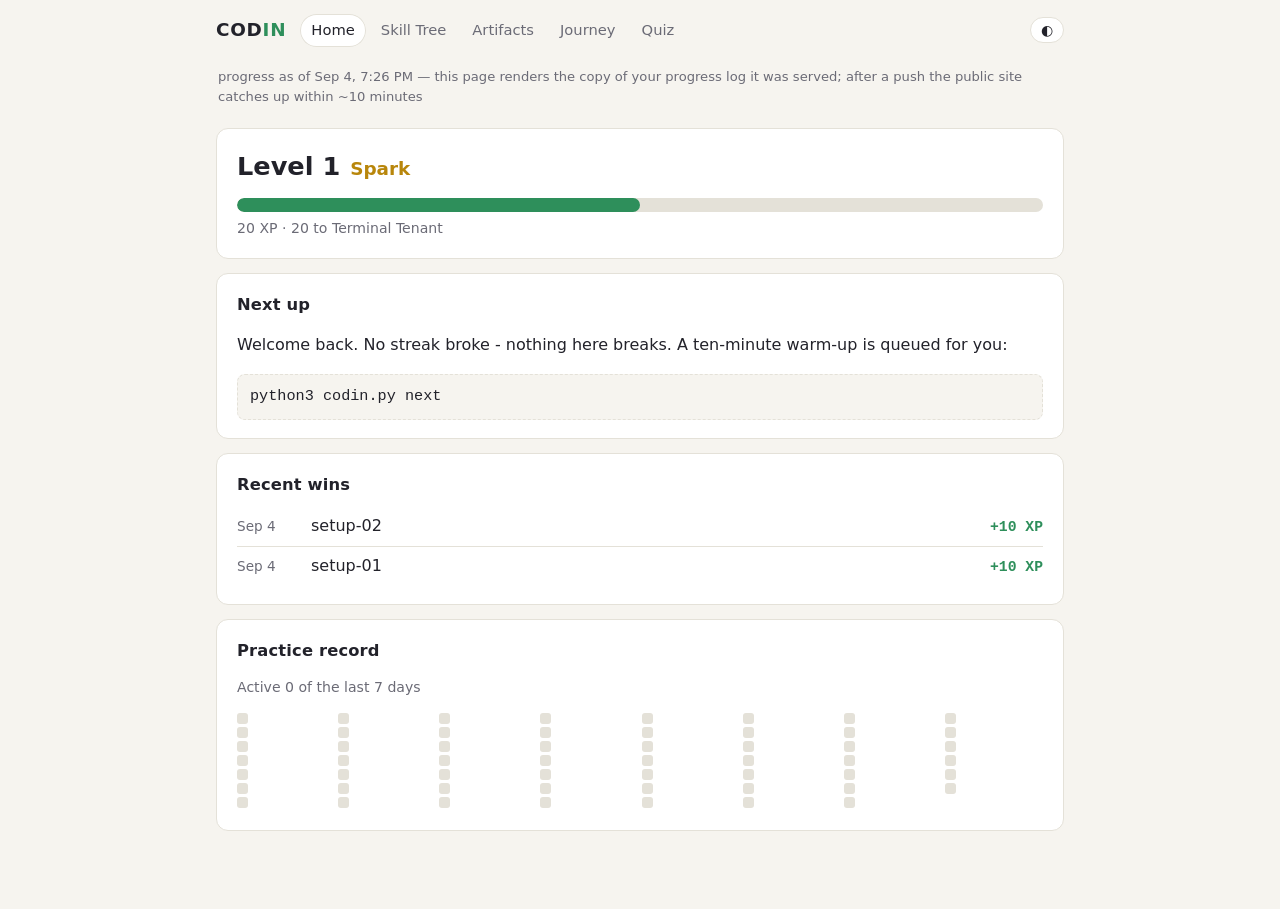
<file: docs/index.html>
<!DOCTYPE html>
<html lang="en">
<head>
<meta charset="utf-8">
<meta name="viewport" content="width=device-width, initial-scale=1">
<title>Codin — Home</title>
<link rel="stylesheet" href="css/style.css">
<script src="js/rules.js"></script>
<script src="js/badges.js"></script>
<script src="js/data.js"></script>
<script src="js/ui.js"></script>
</head>
<body>
<header class="site">
  <div class="brand">COD<span>IN</span></div>
  <nav>
    <a class="here" href="index.html">Home</a>
    <a href="tree.html">Skill Tree</a>
    <a href="artifacts.html">Artifacts</a>
    <a href="journey.html">Journey</a>
    <a href="quiz.html">Quiz</a>
  </nav>
  <button id="themeBtn" title="toggle light/dark">◐</button>
</header>
<main>
  <p class="asof" id="asof">loading…</p>

  <section class="card hero" id="hero"></section>
  <section class="card" id="nextcard"></section>
  <section class="card" id="wins" hidden></section>
  <section class="card" id="practice" hidden></section>

<script>
loadWorld().then((w) => {
  const s = w.state;
  asOf(s);

  // hero: level + scoped bar (never a % of curriculum)
  const hero = document.getElementById("hero");
  const line = el("div", "level-line");
  line.appendChild(el("span", "lvl", "Level " + s.level.number));
  line.appendChild(el("span", "lvlname", s.level.name));
  hero.appendChild(line);
  const bar = el("div", "xpbar");
  const fill = el("div");
  fill.style.width =
    Math.min(100, (100 * s.xp_into_level) / s.xp_for_next) + "%";
  bar.appendChild(fill);
  hero.appendChild(bar);
  const toNext = s.level.next_threshold - s.xp;
  hero.appendChild(el("div", "muted small",
    s.xp + " XP · " + toNext + " to " +
    CodinRules.levelFor(s.level.next_threshold).name));

  // next up (or first-run onboarding, or welcome-back)
  const card = document.getElementById("nextcard");
  card.appendChild(el("h2", null, "Next up"));
  const gap = daysSinceLast(s);
  if (!s.events.length) {
    card.appendChild(el("p", null,
      "Nothing has been published here yet. This page shows what has " +
      "reached GitHub — a win you just earned lives on the machine that " +
      "earned it until you push it. Already passed something?"));
    card.appendChild(el("code", "next-cmd", "python3 codin.py sync"));
    card.appendChild(el("p", "muted small",
      "Starting from scratch instead? Your first win is five minutes away:"));
    card.appendChild(el("code", "next-cmd", "python3 codin.py check setup-01"));
  } else {
    if (gap !== null && gap >= 7) {
      card.appendChild(el("p", null,
        "Welcome back. No streak broke - nothing here breaks. " +
        "A ten-minute warm-up is queued for you:"));
      card.appendChild(el("code", "next-cmd", "python3 codin.py next"));
    } else {
      const nu = nextUp(w.curriculum, s);
      if (nu) {
        card.appendChild(el("p", null,
          nu.ex.title + " — ~" + nu.ex.minutes + " min, " + nu.ex.xp +
          " XP (" + nu.module.title + ")"));
        card.appendChild(el("code", "next-cmd",
          "python3 codin.py start " + nu.ex.id));
      } else {
        card.appendChild(el("p", null,
          "Everything unlocked is done. A gate is waiting to be opened - " +
          "the terminal knows which:"));
        card.appendChild(el("code", "next-cmd", "python3 codin.py next"));
      }
    }
  }

  // recent wins
  const winsCard = document.getElementById("wins");
  const wins = s.counted.filter((e) => e.type !== "review").slice(-5).reverse();
  if (wins.length) {
    winsCard.hidden = false;
    winsCard.appendChild(el("h2", null, "Recent wins"));
    const ul = el("ul", "wins");
    for (const evn of wins) {
      const li = el("li");
      li.appendChild(el("span", "when", fmtDate(evn.ts)));
      li.appendChild(el("span", null, evn.id));
      li.appendChild(el("span", "xp", "+" + evn.xp + " XP"));
      ul.appendChild(li);
    }
    winsCard.appendChild(ul);
  }

  // practice record - positive framing only
  const pr = document.getElementById("practice");
  if (s.active_days.length) {
    pr.hidden = false;
    pr.appendChild(el("h2", null, "Practice record"));
    const weekAgo = new Date(Date.now() - 6 * 86400000)
      .toISOString().slice(0, 10);
    const last7 = s.active_days.filter((d) => d >= weekAgo).length;
    const goal = (w.profile && w.profile.weekly_goal) || 3;
    pr.appendChild(el("p", "muted small",
      "Active " + last7 + " of the last 7 days" +
      (last7 >= goal ? " ✓" : "")));
    pr.appendChild(heatmap(s.active_days, 8));
  }
}).catch((e) => {
  document.getElementById("asof").textContent =
    "Couldn't load progress data (" + e.message + "). If you're viewing " +
    "this locally, serve the docs folder: python3 -m http.server 8321";
});
</script>
</main>
</body>
</html>
</file>
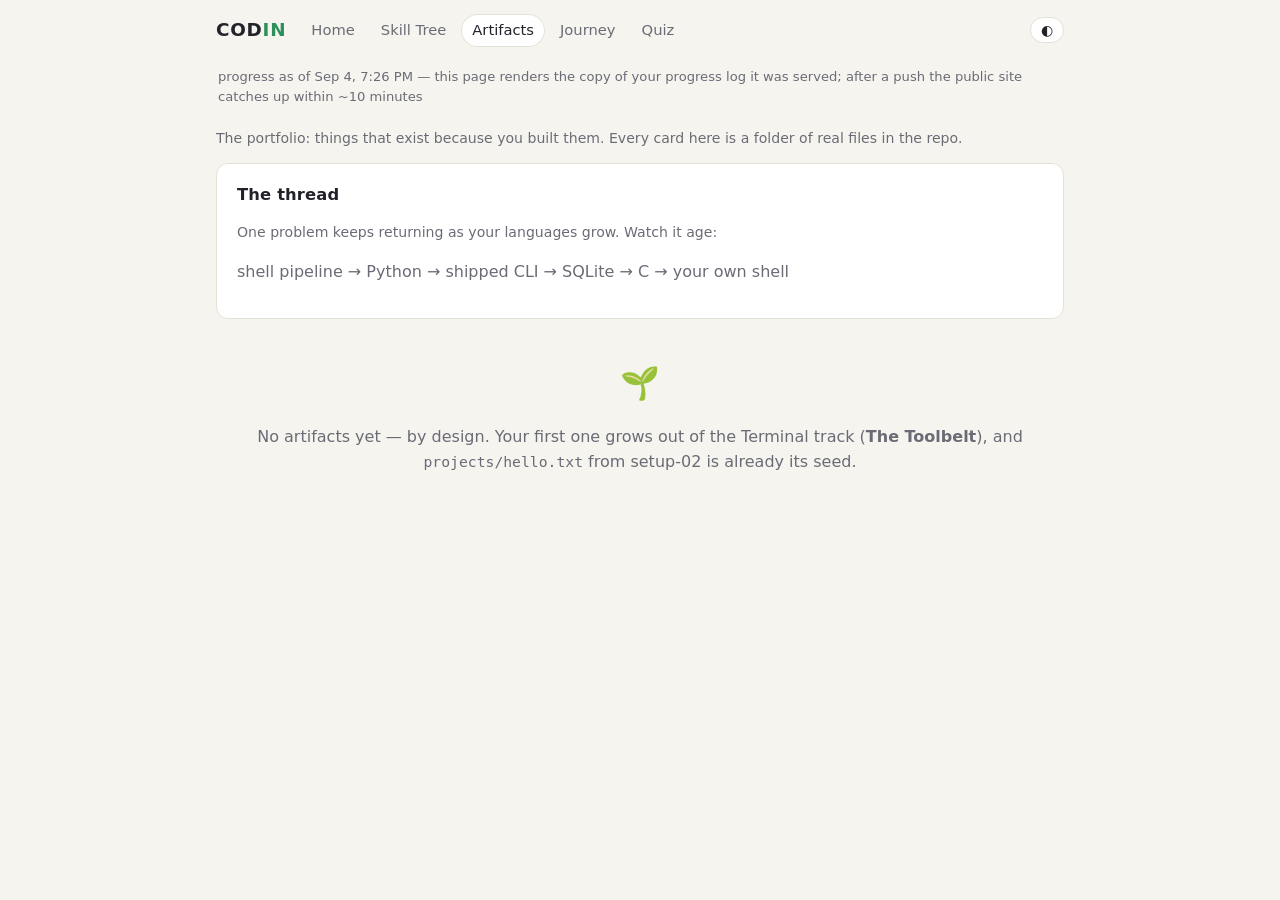
<file: docs/artifacts.html>
<!DOCTYPE html>
<html lang="en">
<head>
<meta charset="utf-8">
<meta name="viewport" content="width=device-width, initial-scale=1">
<title>Codin — Artifacts</title>
<link rel="stylesheet" href="css/style.css">
<script src="js/rules.js"></script>
<script src="js/badges.js"></script>
<script src="js/data.js"></script>
<script src="js/ui.js"></script>
</head>
<body>
<header class="site">
  <div class="brand">COD<span>IN</span></div>
  <nav>
    <a href="index.html">Home</a>
    <a href="tree.html">Skill Tree</a>
    <a class="here" href="artifacts.html">Artifacts</a>
    <a href="journey.html">Journey</a>
    <a href="quiz.html">Quiz</a>
  </nav>
  <button id="themeBtn" title="toggle light/dark">◐</button>
</header>
<main>
  <p class="asof" id="asof">loading…</p>
  <p class="muted small">The portfolio: things that exist because you
  built them. Every card here is a folder of real files in the repo.</p>

  <section class="card" id="thread"></section>
  <div class="bgrid" id="gallery"></div>
  <div class="empty" id="empty" hidden>
    <div class="big">🌱</div>
    <p>No artifacts yet — by design. Your first one grows out of the
    Terminal track (<strong>The Toolbelt</strong>), and
    <code>projects/hello.txt</code> from setup-02 is already its seed.</p>
  </div>

<script>
const REPO_URL = "https://github.com/Scubaduba89/Codin";
/* the thread project: one program, retold as you grow */
const THREAD = [
  ["terminal-a4-06", "shell pipeline", "the log boss, in pure pipes"],
  ["python-c2-04", "Python", "same problem, real data structures"],
  ["python-c5-05", "shipped CLI", "flashcards - a whole app"],
  ["workshop-m2-01", "SQLite", "the platform's own data, migrated by you"],
  ["c-f1-02", "C", "same logic, no safety net"],
  ["c-f7-01", "your own shell", "the summit"],
];

loadWorld().then((w) => {
  const s = w.state;
  asOf(s);

  // thread lineage card
  const th = document.getElementById("thread");
  th.appendChild(el("h2", null, "The thread"));
  th.appendChild(el("p", "muted small",
    "One problem keeps returning as your languages grow. Watch it age:"));
  const line = el("p");
  THREAD.forEach(([id, label, hint], i) => {
    if (i) line.appendChild(el("span", "muted", "  →  "));
    const hit = !!s.done[id];
    const sp = el("span", hit ? "pill" : "muted", label);
    sp.title = hint + (hit ? " ✔" : " (ahead of you)");
    line.appendChild(sp);
  });
  th.appendChild(line);

  // artifact-tier badges as gallery cards
  const gallery = document.getElementById("gallery");
  const earnedArtifacts = w.earned.filter((b) => b.tier === "artifact");
  for (const b of earnedArtifacts) {
    const card = el("div", "badge artifact");
    card.appendChild(el("div", "bic", b.icon));
    card.appendChild(el("div", "bname", b.name));
    card.appendChild(el("div", "bdesc", b.desc));
    card.appendChild(el("div", "bdate", "earned " + fmtDate(b.earned_ts)));
    const a = el("a", "small", "see it in the repo →");
    a.href = REPO_URL;
    card.appendChild(a);
    gallery.appendChild(card);
  }
  if (!earnedArtifacts.length) {
    document.getElementById("empty").hidden = false;
  }
}).catch((e) => {
  document.getElementById("asof").textContent =
    "Couldn't load data (" + e.message + ").";
});
</script>
</main>
</body>
</html>
</file>
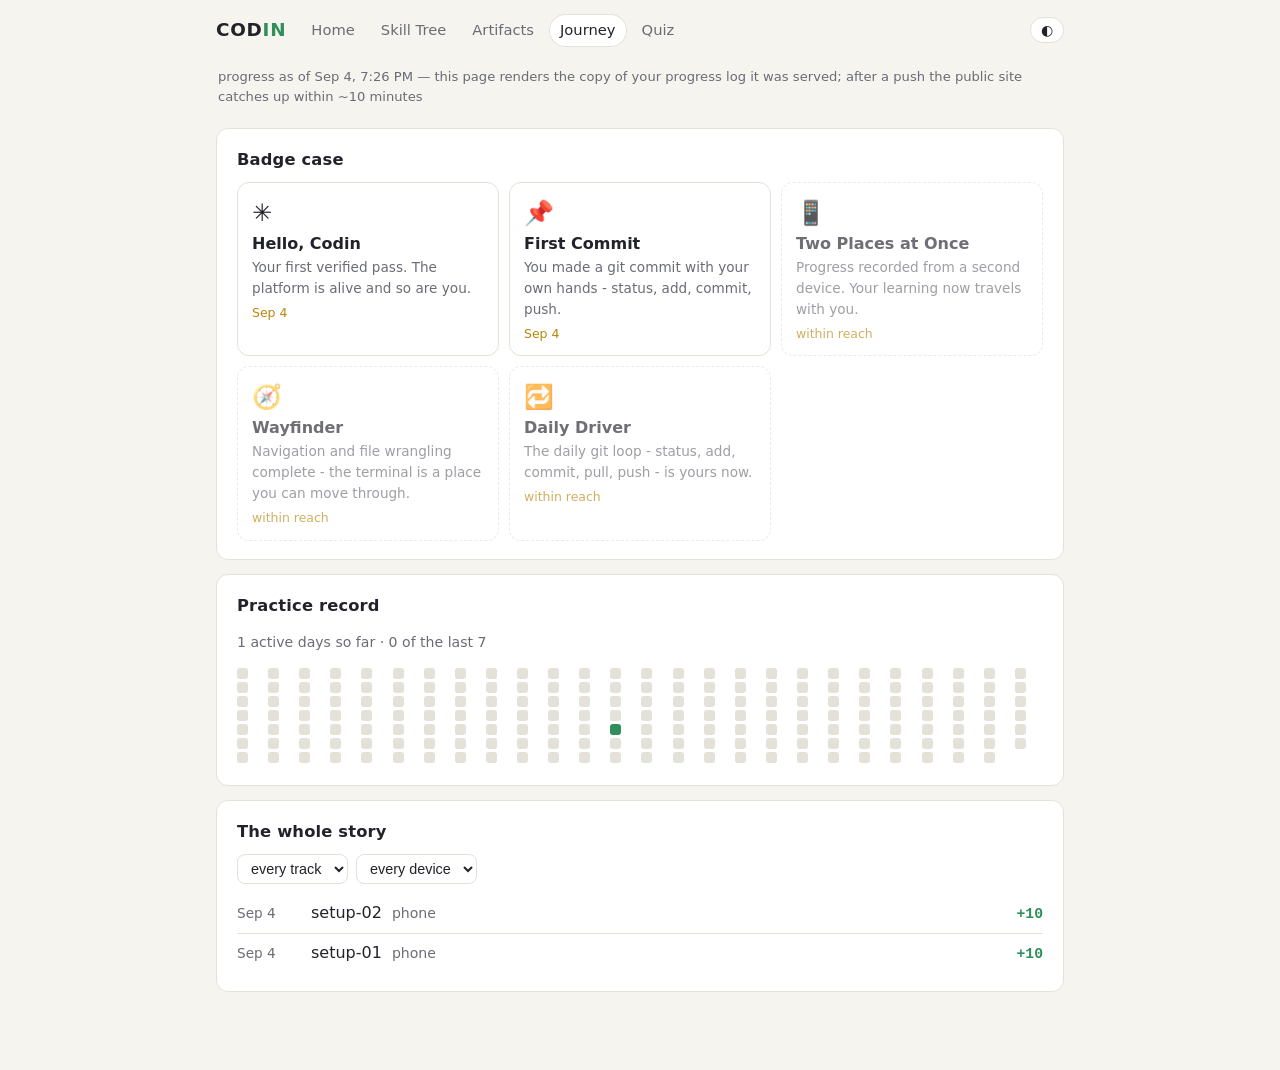
<file: docs/journey.html>
<!DOCTYPE html>
<html lang="en">
<head>
<meta charset="utf-8">
<meta name="viewport" content="width=device-width, initial-scale=1">
<title>Codin — Journey</title>
<link rel="stylesheet" href="css/style.css">
<script src="js/rules.js"></script>
<script src="js/badges.js"></script>
<script src="js/data.js"></script>
<script src="js/ui.js"></script>
</head>
<body>
<header class="site">
  <div class="brand">COD<span>IN</span></div>
  <nav>
    <a href="index.html">Home</a>
    <a href="tree.html">Skill Tree</a>
    <a href="artifacts.html">Artifacts</a>
    <a class="here" href="journey.html">Journey</a>
    <a href="quiz.html">Quiz</a>
  </nav>
  <button id="themeBtn" title="toggle light/dark">◐</button>
</header>
<main>
  <p class="asof" id="asof">loading…</p>

  <section class="card">
    <h2>Badge case</h2>
    <div class="bgrid" id="badges"></div>
  </section>

  <section class="card">
    <h2>Practice record</h2>
    <p class="muted small" id="practice-line"></p>
    <div id="heat"></div>
  </section>

  <section class="card">
    <h2>The whole story</h2>
    <div class="filters">
      <select id="ftrack"><option value="">every track</option></select>
      <select id="fdevice"><option value="">every device</option></select>
    </div>
    <ul class="wins" id="timeline"></ul>
  </section>

<script>
loadWorld().then((w) => {
  const s = w.state;
  asOf(s);

  // badge case: earned + at most 3 teasers; distant locks stay hidden
  const grid = document.getElementById("badges");
  for (const b of w.earned) {
    const card = el("div", "badge" + (b.tier === "artifact" ? " artifact" : ""));
    card.appendChild(el("div", "bic", b.icon));
    card.appendChild(el("div", "bname", b.name));
    card.appendChild(el("div", "bdesc", b.desc));
    card.appendChild(el("div", "bdate", fmtDate(b.earned_ts)));
    grid.appendChild(card);
  }
  for (const b of CodinBadges.nextTeasers(w.badgeDefs, s, 3)) {
    const card = el("div", "badge tease");
    card.appendChild(el("div", "bic", b.icon));
    card.appendChild(el("div", "bname", b.name));
    card.appendChild(el("div", "bdesc", b.desc));
    card.appendChild(el("div", "bdate muted", "within reach"));
    grid.appendChild(card);
  }
  if (!w.earned.length) {
    grid.appendChild(el("p", "muted",
      "Empty for now - the first badge is minutes away."));
  }

  // practice heatmap, 26 weeks
  const weekAgo = new Date(Date.now() - 6 * 86400000).toISOString().slice(0, 10);
  const last7 = s.active_days.filter((d) => d >= weekAgo).length;
  document.getElementById("practice-line").textContent =
    s.active_days.length
      ? s.active_days.length + " active days so far · " + last7 +
        " of the last 7"
      : "your first active day is today, if you want it";
  document.getElementById("heat").appendChild(heatmap(s.active_days, 26));

  // timeline with filters
  const trackOf = (id) => id.split("-")[0].replace(/^review:.*/, "review");
  const tracks = new Set(), devices = new Set();
  for (const evn of s.counted) {
    tracks.add(trackOf(evn.id));
    devices.add(evn.device);
  }
  const ft = document.getElementById("ftrack"),
        fd = document.getElementById("fdevice");
  for (const t of [...tracks].sort()) {
    ft.appendChild(new Option(t, t));
  }
  for (const d of [...devices].sort()) {
    fd.appendChild(new Option(d, d));
  }
  const tl = document.getElementById("timeline");
  function render() {
    tl.textContent = "";
    const rows = s.counted
      .filter((e) => !ft.value || trackOf(e.id) === ft.value)
      .filter((e) => !fd.value || e.device === fd.value)
      .slice(-200).reverse();
    for (const evn of rows) {
      const li = el("li");
      li.appendChild(el("span", "when", fmtDate(evn.ts)));
      li.appendChild(el("span", null,
        (evn.type === "review" ? "review · " : evn.type === "pass" ? "" :
         evn.type + " · ") + evn.id));
      li.appendChild(el("span", "muted small", evn.device));
      li.appendChild(el("span", "xp", "+" + evn.xp));
      tl.appendChild(li);
    }
    if (!rows.length) {
      tl.appendChild(el("p", "muted", "nothing here yet"));
    }
  }
  ft.onchange = fd.onchange = render;
  render();
}).catch((e) => {
  document.getElementById("asof").textContent =
    "Couldn't load data (" + e.message + ").";
});
</script>
</main>
</body>
</html>
</file>
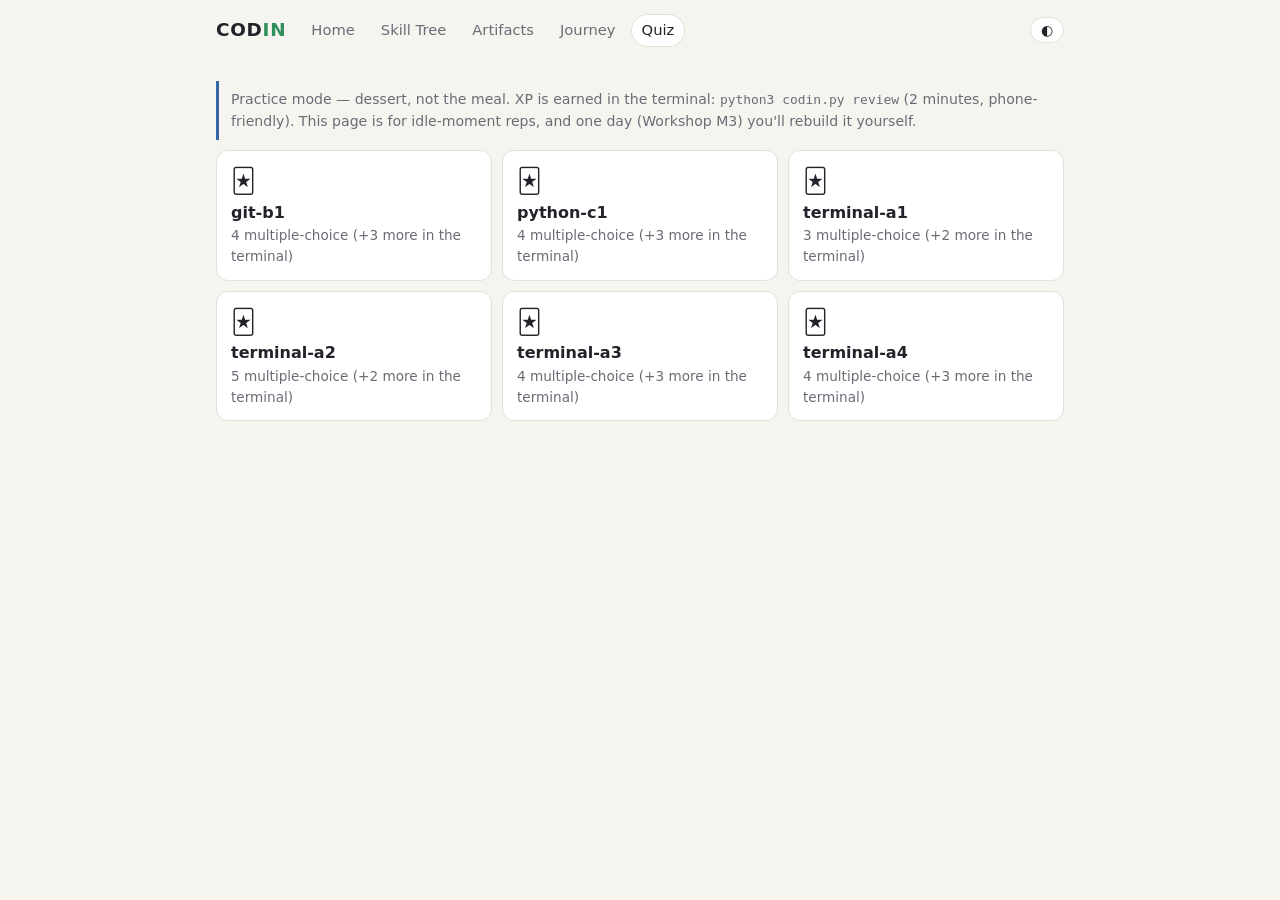
<file: docs/quiz.html>
<!DOCTYPE html>
<html lang="en">
<head>
<meta charset="utf-8">
<meta name="viewport" content="width=device-width, initial-scale=1">
<title>Codin — Quiz Practice</title>
<link rel="stylesheet" href="css/style.css">
<script src="js/rules.js"></script>
<script src="js/badges.js"></script>
<script src="js/data.js"></script>
<script src="js/ui.js"></script>
</head>
<body>
<header class="site">
  <div class="brand">COD<span>IN</span></div>
  <nav>
    <a href="index.html">Home</a>
    <a href="tree.html">Skill Tree</a>
    <a href="artifacts.html">Artifacts</a>
    <a href="journey.html">Journey</a>
    <a class="here" href="quiz.html">Quiz</a>
  </nav>
  <button id="themeBtn" title="toggle light/dark">◐</button>
</header>
<main>
  <p class="asof" id="asof"> </p>
  <p class="notice">Practice mode — dessert, not the meal. XP is earned
  in the terminal: <code>python3 codin.py review</code> (2 minutes,
  phone-friendly). This page is for idle-moment reps, and one day
  (Workshop M3) you'll rebuild it yourself.</p>

  <div id="decks" class="bgrid"></div>
  <section class="card" id="play" hidden></section>

<script>
"use strict";
const v = "?v=" + Date.now();

function best(mod) {
  try { return localStorage.getItem("codin-best-" + mod); }
  catch (e) { return null; }
}
function setBest(mod, score) {
  try {
    const old = parseInt(best(mod) || "-1", 10);
    if (score > old) localStorage.setItem("codin-best-" + mod, String(score));
  } catch (e) {}
}

async function loadDecks() {
  const idx = await fetch("data/quizzes/index.json" + v)
    .then((r) => (r.ok ? r.json() : { modules: [] }))
    .catch(() => ({ modules: [] }));
  const decks = [];
  for (const mod of idx.modules) {
    const bank = await fetch("data/quizzes/" + mod + ".json" + v)
      .then((r) => (r.ok ? r.json() : null)).catch(() => null);
    if (!bank) continue;
    const mc = bank.questions.filter((q) => q.choices);
    const exact = bank.questions.length - mc.length;
    if (mc.length) decks.push({ mod, mc, exact });
  }
  return decks;
}

function playDeck(deck) {
  const play = document.getElementById("play");
  play.hidden = false;
  play.textContent = "";
  play.appendChild(el("h2", null, deck.mod + " — " + deck.mc.length + " questions"));
  const qs = deck.mc.slice().sort(() => Math.random() - 0.5);
  let i = 0, right = 0;
  const box = el("div");
  play.appendChild(box);
  play.scrollIntoView({ behavior: "smooth" });

  function ask() {
    box.textContent = "";
    if (i >= qs.length) {
      setBest(deck.mod, right);
      box.appendChild(el("p", null,
        "Score: " + right + "/" + qs.length +
        (right === qs.length ? " — clean sweep." : "")));
      box.appendChild(el("p", "muted small",
        "Personal best on this device: " + (best(deck.mod) || right) +
        "/" + qs.length + ". Real XP for these lives in the terminal: " +
        "python3 codin.py review"));
      const again = el("button", "qchoice", "again");
      again.onclick = () => { i = 0; right = 0; qs.sort(() => Math.random() - 0.5); ask(); };
      box.appendChild(again);
      return;
    }
    const q = qs[i];
    box.appendChild(el("p", null, (i + 1) + ". " + q.q));
    q.choices.forEach((choice, ci) => {
      const btn = el("button", "qchoice", choice);
      btn.onclick = () => {
        if (btn.disabled) return;
        [...box.querySelectorAll("button")].forEach((b) => (b.disabled = true));
        if (ci === q.answer) { btn.classList.add("right"); right++; }
        else {
          btn.classList.add("wrong");
          box.querySelectorAll("button")[q.answer].classList.add("right");
        }
        setTimeout(() => { i++; ask(); }, 900);
      };
      box.appendChild(btn);
    });
  }
  ask();
}

loadDecks().then((decks) => {
  const root = document.getElementById("decks");
  if (!decks.length) {
    root.appendChild(el("p", "muted",
      "Decks appear here as you reach each module's quiz."));
    return;
  }
  for (const deck of decks) {
    const card = el("div", "badge deck");
    card.appendChild(el("div", "bic", "🃏"));
    card.appendChild(el("div", "bname", deck.mod));
    card.appendChild(el("div", "bdesc",
      deck.mc.length + " multiple-choice" +
      (deck.exact ? " (+" + deck.exact + " more in the terminal)" : "")));
    const b = best(deck.mod);
    if (b !== null) card.appendChild(el("div", "bdate", "best: " + b + "/" + deck.mc.length));
    card.onclick = () => playDeck(deck);
    root.appendChild(card);
  }
});
</script>
</main>
</body>
</html>
</file>
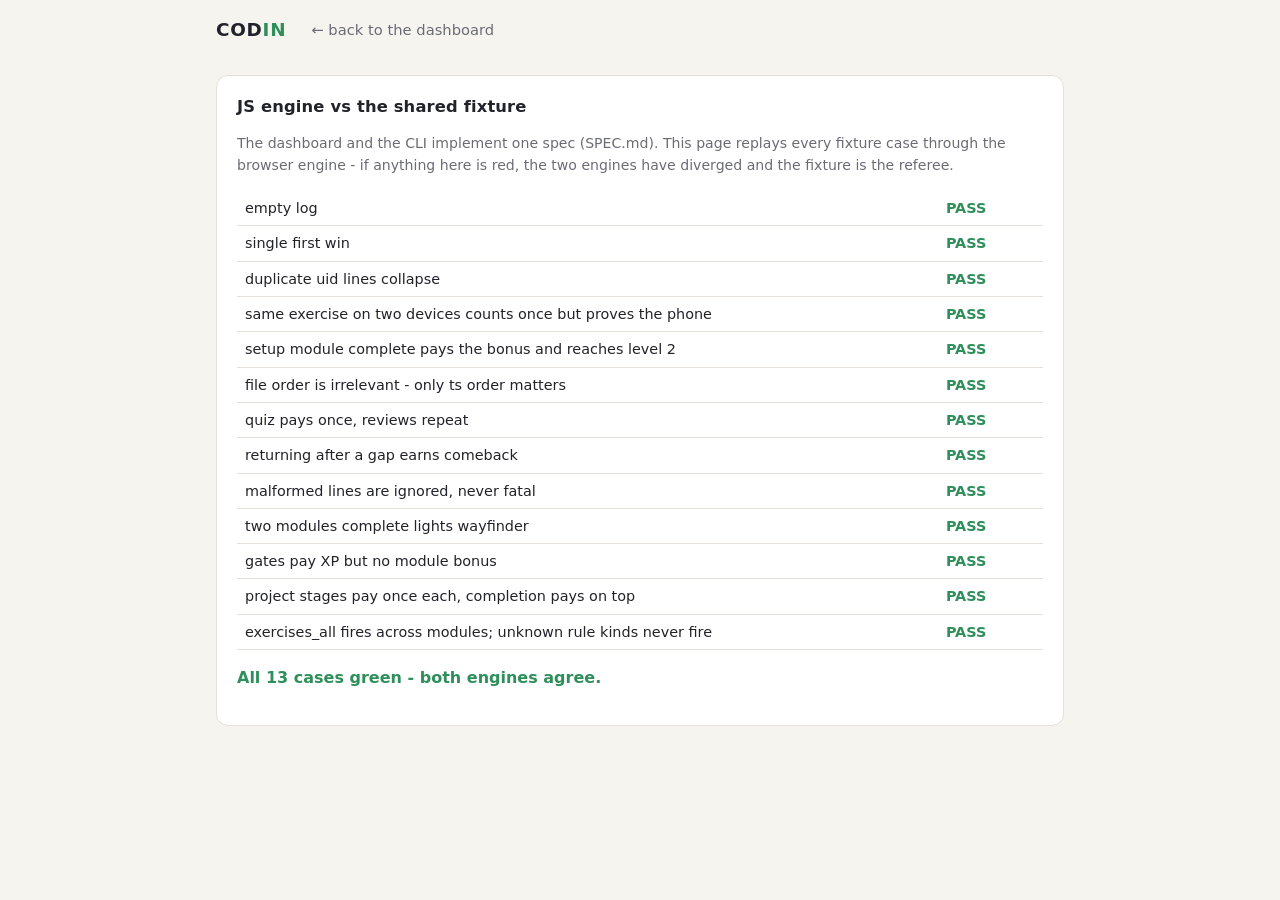
<file: docs/test.html>
<!DOCTYPE html>
<html lang="en">
<head>
<meta charset="utf-8">
<meta name="viewport" content="width=device-width, initial-scale=1">
<title>Codin — Engine Conformance</title>
<link rel="stylesheet" href="css/style.css">
<script src="js/rules.js"></script>
<script src="js/badges.js"></script>
</head>
<body>
<header class="site">
  <div class="brand">COD<span>IN</span></div>
  <nav><a href="index.html">← back to the dashboard</a></nav>
</header>
<main>
  <div class="card">
    <h2>JS engine vs the shared fixture</h2>
    <p class="muted small">The dashboard and the CLI implement one spec
    (SPEC.md). This page replays every fixture case through the
    browser engine - if anything here is red, the two engines have
    diverged and the fixture is the referee.</p>
    <table class="fixtable" id="results"></table>
    <p id="verdict"></p>
  </div>
<script>
"use strict";
const table = document.getElementById("results");
const row = (name, ok, detail) => {
  const tr = document.createElement("tr");
  tr.innerHTML = "<td>" + name + "</td><td class='" + (ok ? "ok'>PASS" :
    "bad'>FAIL") + "</td><td class='muted'>" + (detail || "") + "</td>";
  table.appendChild(tr);
};
fetch("data/fixture.json?v=" + Date.now()).then((r) => r.json()).then((fx) => {
  let bad = 0;
  for (const c of fx.cases) {
    const lines = c.events_raw || c.events.map((e) => JSON.stringify(e));
    const parsed = CodinRules.parseLines(lines);
    const state = CodinRules.replay(parsed.events, fx.curriculum);
    const earned = CodinBadges.evaluate(fx.badges, state);
    const got = {
      xp: state.xp, level: state.level.number,
      badges: earned.map((b) => b.key).sort().join(","),
      completed: state.completed_modules.slice().sort().join(","),
      ignored: parsed.ignored,
    };
    const want = {
      xp: c.expect.xp, level: c.expect.level,
      badges: c.expect.badges.slice().sort().join(","),
      completed: c.expect.completed_modules.slice().sort().join(","),
      ignored: c.expect.ignored,
    };
    const ok = JSON.stringify(got) === JSON.stringify(want);
    if (!ok) bad++;
    row(c.name, ok, ok ? "" : "want " + JSON.stringify(want) +
        " got " + JSON.stringify(got));
  }
  document.getElementById("verdict").innerHTML = bad
    ? "<span class='bad'>" + bad + " case(s) diverged.</span>"
    : "<span class='ok'>All " + fx.cases.length +
      " cases green - both engines agree.</span>";
}).catch((e) => {
  row("fixture load", false, String(e) +
    " - run `python3 codin.py index` to regenerate docs/data/fixture.json");
});
</script>
</main>
</body>
</html>
</file>
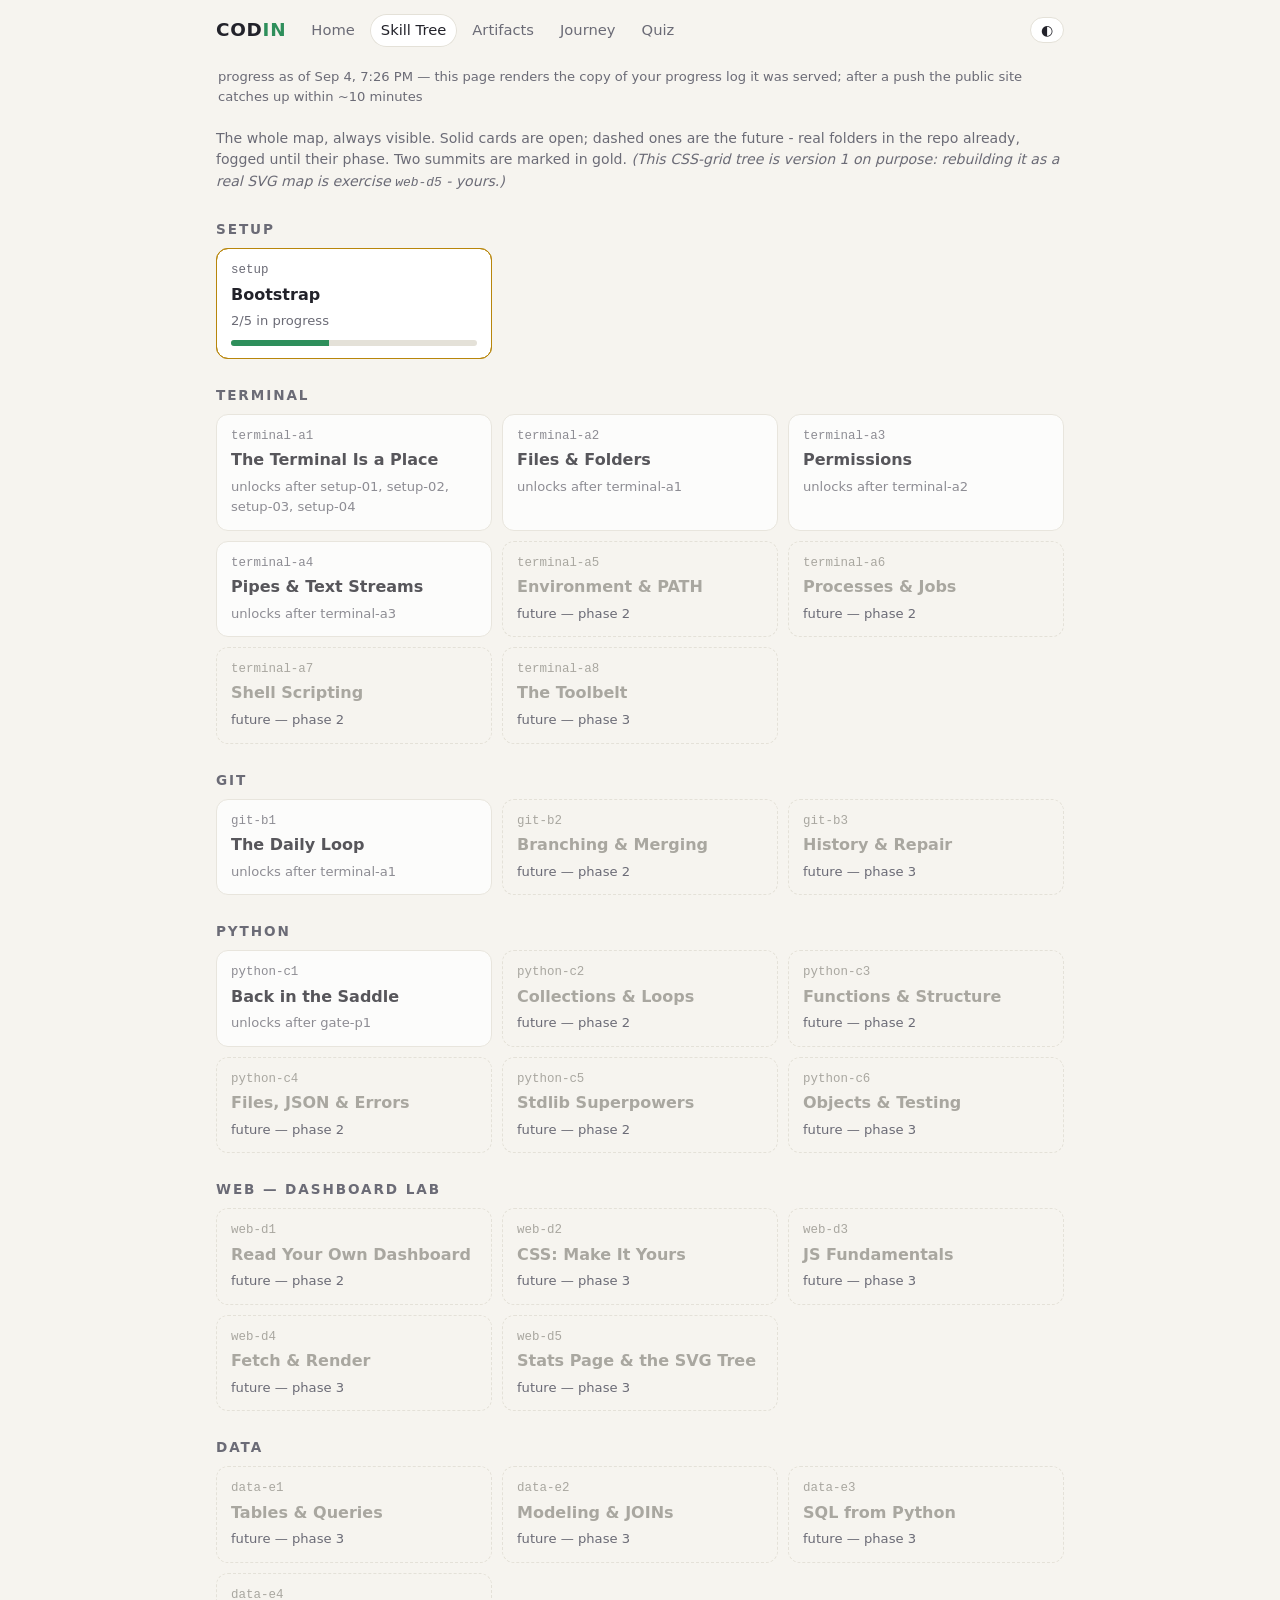
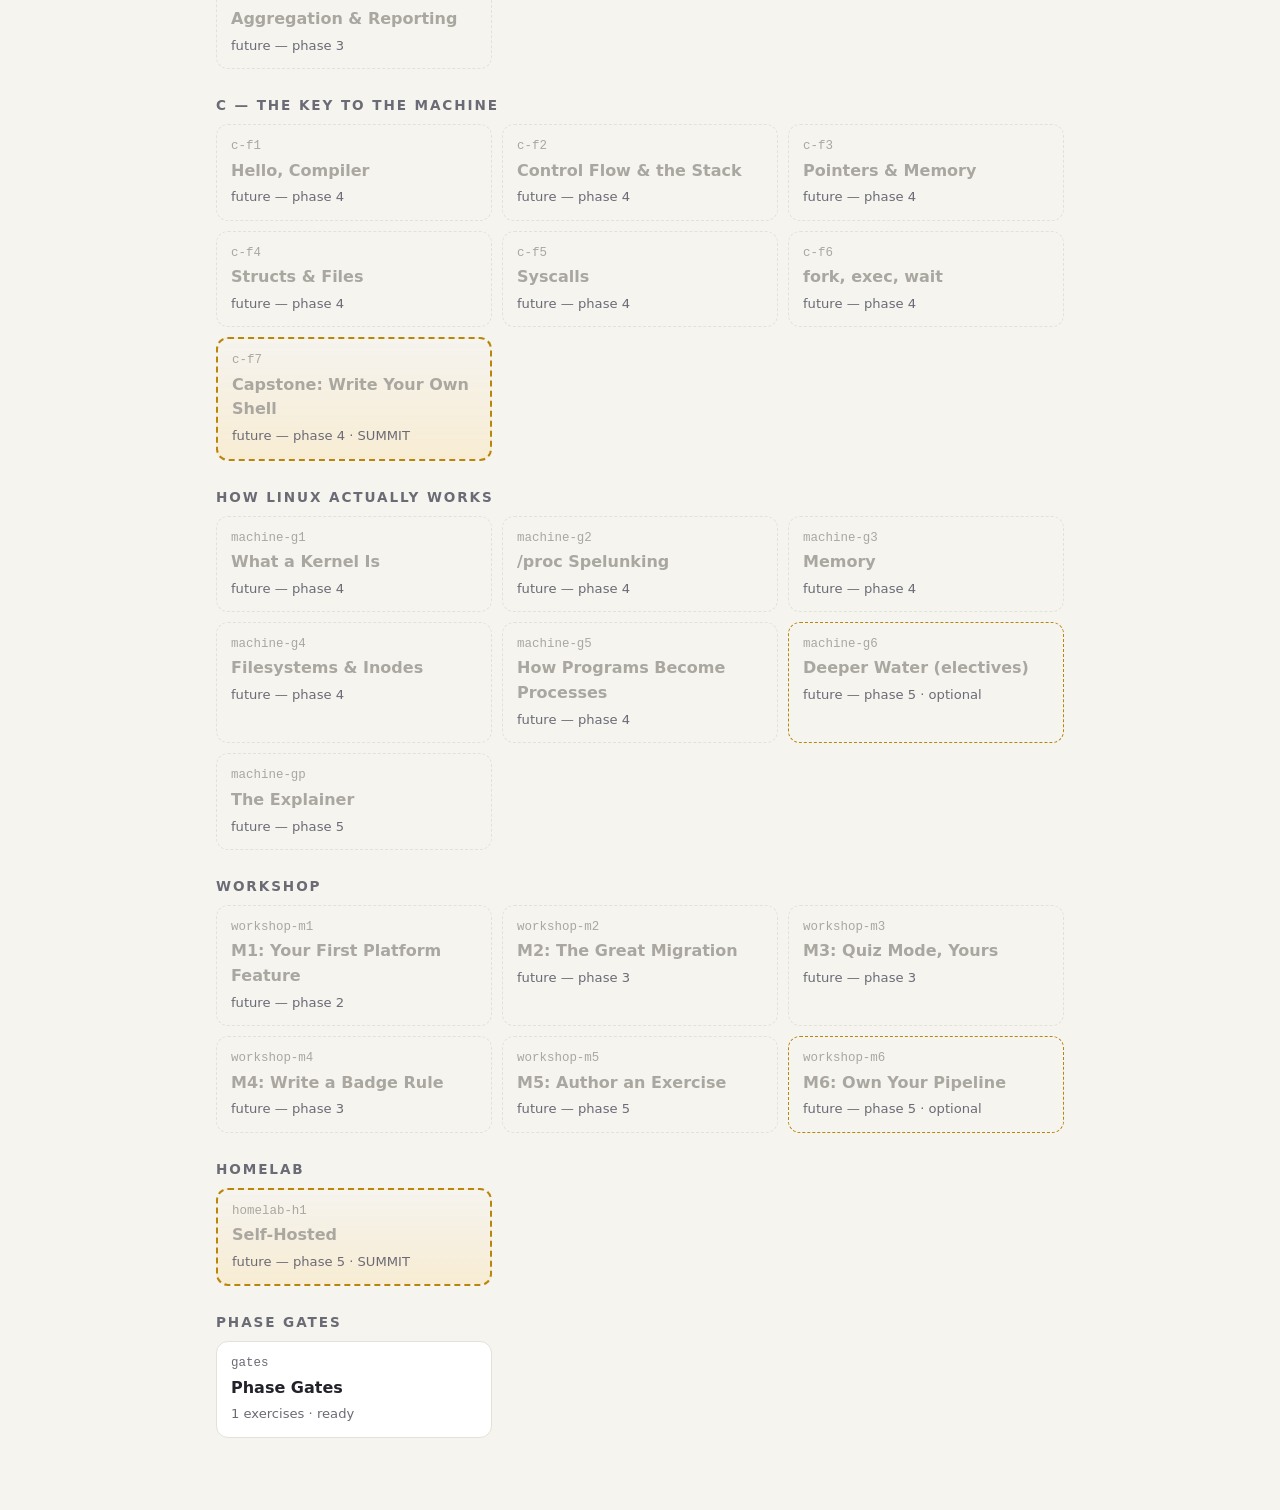
<file: docs/tree.html>
<!DOCTYPE html>
<html lang="en">
<head>
<meta charset="utf-8">
<meta name="viewport" content="width=device-width, initial-scale=1">
<title>Codin — Skill Tree</title>
<link rel="stylesheet" href="css/style.css">
<script src="js/rules.js"></script>
<script src="js/badges.js"></script>
<script src="js/data.js"></script>
<script src="js/ui.js"></script>
</head>
<body>
<header class="site">
  <div class="brand">COD<span>IN</span></div>
  <nav>
    <a href="index.html">Home</a>
    <a class="here" href="tree.html">Skill Tree</a>
    <a href="artifacts.html">Artifacts</a>
    <a href="journey.html">Journey</a>
    <a href="quiz.html">Quiz</a>
  </nav>
  <button id="themeBtn" title="toggle light/dark">◐</button>
</header>
<main>
  <p class="asof" id="asof">loading…</p>
  <p class="muted small">The whole map, always visible. Solid cards are
  open; dashed ones are the future - real folders in the repo already,
  fogged until their phase. Two summits are marked in gold.
  <em>(This CSS-grid tree is version 1 on purpose: rebuilding it as a
  real SVG map is exercise <code>web-d5</code> - yours.)</em></p>
  <div id="tree"></div>

<script>
const TRACK_ORDER = [
  ["setup", "Setup"], ["terminal", "Terminal"], ["git", "Git"],
  ["python", "Python"], ["web", "Web — Dashboard Lab"],
  ["data", "Data"], ["c", "C — The Key to the Machine"],
  ["machine", "How Linux Actually Works"], ["workshop", "Workshop"],
  ["homelab", "Homelab"], ["gates", "Phase Gates"],
];
const SUMMITS = { "c-f7": 1, "homelab-h1": 1 };
const REPO_URL = "https://github.com/Scubaduba89/Codin";

loadWorld().then((w) => {
  const s = w.state;
  asOf(s);
  const met = (reqs) => reqs.every((r) =>
    s.completed_modules.indexOf(r) >= 0 || s.done[r]);
  const byTrack = {};
  for (const m of w.curriculum.modules) {
    (byTrack[m.track] = byTrack[m.track] || []).push(m);
  }
  const root = document.getElementById("tree");
  for (const [track, label] of TRACK_ORDER) {
    const mods = byTrack[track];
    if (!mods) continue;
    const sec = el("section", "track");
    sec.appendChild(el("h3", null, label));
    const grid = el("div", "tgrid");
    for (const m of mods) {
      const total = m.exercises.length;
      const done = m.exercises.filter((e) => s.done[e.id]).length;
      const unlocked = met(m.requires);
      let cls = "node", meta = "";
      if (!total) {
        cls += " fog";
        meta = "future — phase " + m.phase;
      } else if (done === total) {
        cls += " done";
        meta = total + "/" + total + " · complete";
      } else if (done > 0) {
        cls += " progress";
        meta = done + "/" + total + " in progress";
      } else if (!unlocked) {
        cls += " locked";
        meta = "unlocks after " + m.requires.join(", ");
      } else {
        meta = total + " exercises · ready";
      }
      if (m.elective) { cls += " elective"; meta += " · optional"; }
      if (SUMMITS[m.id]) { cls += " summit"; meta += " · SUMMIT"; }
      const node = el("div", cls);
      node.appendChild(el("div", "nid", m.id));
      const title = el("div", "ntitle");
      if (done === total && total && m.dir) {
        const a = el("a", null, m.title);
        a.href = REPO_URL + "/tree/HEAD/" + m.dir;
        a.title = "see the real folder this node stands for";
        title.appendChild(a);
      } else {
        title.textContent = m.title;
      }
      node.appendChild(title);
      node.appendChild(el("div", "nmeta", meta));
      if (total && done > 0 && done < total) {
        const p = el("div", "prog"), f = el("div");
        f.style.width = (100 * done) / total + "%";
        p.appendChild(f);
        node.appendChild(p);
      }
      node.title = m.summary;
      grid.appendChild(node);
    }
    sec.appendChild(grid);
    root.appendChild(sec);
  }
}).catch((e) => {
  document.getElementById("asof").textContent =
    "Couldn't load data (" + e.message + ") - serve docs/ with " +
    "python3 -m http.server 8321 for local viewing.";
});
</script>
</main>
</body>
</html>
</file>
<file: docs/css/style.css>
/* Codin dashboard - mobile-first, CSS-variable driven.
 * Track D (web) restyles this file: every color, radius, and font is
 * a token below on purpose. Dark mode: auto via prefers-color-scheme,
 * manual via data-theme on <html> (the moon button stores a choice). */

:root {
  --bg: #f6f4ef;
  --card: #ffffff;
  --ink: #22222a;
  --muted: #6b6b76;
  --line: #e4e1d8;
  --accent: #2e8f5b;      /* verified-win green */
  --accent-soft: #e3f2e9;
  --gold: #b8860b;        /* badges, bonuses */
  --gold-soft: #f7ecd3;
  --info: #3567a8;
  --warn: #b3593a;
  --fog: #a9a7a0;
  --radius: 12px;
  --font: system-ui, -apple-system, "Segoe UI", Roboto, sans-serif;
  --mono: ui-monospace, "Cascadia Code", Menlo, Consolas, monospace;
}

@media (prefers-color-scheme: dark) {
  :root:not([data-theme="light"]) {
    --bg: #17171c;
    --card: #1f1f26;
    --ink: #e8e6e1;
    --muted: #9a98a2;
    --line: #32323b;
    --accent: #4cb97e;
    --accent-soft: #223c2e;
    --gold: #d9a83c;
    --gold-soft: #38301c;
    --info: #6f9fd8;
    --warn: #d08163;
    --fog: #5a5a64;
  }
}
:root[data-theme="dark"] {
  --bg: #17171c;
  --card: #1f1f26;
  --ink: #e8e6e1;
  --muted: #9a98a2;
  --line: #32323b;
  --accent: #4cb97e;
  --accent-soft: #223c2e;
  --gold: #d9a83c;
  --gold-soft: #38301c;
  --info: #6f9fd8;
  --warn: #d08163;
  --fog: #5a5a64;
}

* { box-sizing: border-box; }
html { -webkit-text-size-adjust: 100%; }
body {
  margin: 0;
  background: var(--bg);
  color: var(--ink);
  font-family: var(--font);
  line-height: 1.55;
}
main { max-width: 880px; margin: 0 auto; padding: 0 16px 64px; }
a { color: var(--info); text-decoration: none; }
a:hover { text-decoration: underline; }
code { font-family: var(--mono); font-size: 0.92em; }

/* header */
header.site {
  display: flex; align-items: center; gap: 14px; flex-wrap: wrap;
  max-width: 880px; margin: 0 auto; padding: 14px 16px;
}
header.site .brand {
  font-weight: 800; font-size: 1.15rem; letter-spacing: 0.04em;
  color: var(--ink);
}
header.site .brand span { color: var(--accent); }
header.site nav { display: flex; gap: 4px; flex-wrap: wrap; }
header.site nav a {
  padding: 5px 11px; border-radius: 999px; color: var(--muted);
  font-size: 0.92rem;
}
header.site nav a.here { background: var(--card); color: var(--ink);
  box-shadow: inset 0 0 0 1px var(--line); }
header.site nav a:hover { text-decoration: none; color: var(--ink); }
#themeBtn {
  margin-left: auto; border: 1px solid var(--line); background: var(--card);
  color: var(--ink); border-radius: 999px; padding: 4px 10px;
  cursor: pointer; font-size: 0.9rem;
}

/* cards */
.card {
  background: var(--card); border: 1px solid var(--line);
  border-radius: var(--radius); padding: 18px 20px; margin: 14px 0;
}
.card h2 { margin: 0 0 10px; font-size: 1.02rem; letter-spacing: 0.01em; }
.muted { color: var(--muted); }
.small { font-size: 0.88rem; }
.asof { color: var(--muted); font-size: 0.82rem; margin: 6px 2px 20px; }

/* level hero */
.hero .level-line {
  display: flex; align-items: baseline; gap: 10px; flex-wrap: wrap;
}
.hero .lvl { font-size: 1.6rem; font-weight: 800; }
.hero .lvlname { font-size: 1.15rem; color: var(--gold); font-weight: 700; }
.xpbar {
  height: 14px; border-radius: 999px; background: var(--line);
  overflow: hidden; margin: 12px 0 6px;
}
.xpbar > div {
  height: 100%; background: var(--accent); border-radius: 999px;
  transition: width 0.6s ease;
}

/* next up */
.next-cmd {
  display: block; background: var(--bg); border: 1px dashed var(--line);
  border-radius: 8px; padding: 10px 12px; font-family: var(--mono);
  font-size: 0.95rem; margin-top: 10px; overflow-x: auto;
  white-space: nowrap;
}

/* wins list */
ul.wins { list-style: none; margin: 0; padding: 0; }
ul.wins li {
  display: flex; gap: 10px; align-items: baseline;
  padding: 7px 0; border-top: 1px solid var(--line);
}
ul.wins li:first-child { border-top: 0; }
ul.wins .xp { margin-left: auto; color: var(--accent); font-weight: 700;
  font-family: var(--mono); font-size: 0.92rem; }
ul.wins .when { color: var(--muted); font-size: 0.85rem; min-width: 64px; }

/* heatmap */
.heat { display: grid; grid-auto-flow: column; gap: 3px; }
.heat .wk { display: grid; grid-template-rows: repeat(7, 1fr); gap: 3px; }
.heat i {
  width: 11px; height: 11px; border-radius: 3px; background: var(--line);
  display: block;
}
.heat i.on { background: var(--accent); }
.heat-wrap { overflow-x: auto; padding-bottom: 4px; }

/* tree */
.track { margin: 26px 0 8px; }
.track h3 {
  margin: 0 0 8px; font-size: 0.85rem; letter-spacing: 0.14em;
  text-transform: uppercase; color: var(--muted);
}
.tgrid {
  display: grid; gap: 10px;
  grid-template-columns: repeat(auto-fill, minmax(240px, 1fr));
}
.node {
  border: 1px solid var(--line); border-radius: var(--radius);
  background: var(--card); padding: 12px 14px; position: relative;
}
.node .nid { font-family: var(--mono); font-size: 0.78rem;
  color: var(--muted); }
.node .ntitle { font-weight: 700; margin: 2px 0 4px; }
.node .nmeta { font-size: 0.82rem; color: var(--muted); }
.node.done { border-color: var(--accent); }
.node.done .ntitle::after { content: " ✔"; color: var(--accent); }
.node.progress { border-color: var(--gold); }
.node.progress::before {
  content: ""; position: absolute; inset: -1px; border-radius: var(--radius);
  border: 1px solid var(--gold); animation: pulse 2.2s ease-in-out infinite;
  pointer-events: none;
}
@keyframes pulse { 50% { opacity: 0.25; } }
.node.fog {
  border-style: dashed; background: transparent; color: var(--fog);
}
.node.fog .ntitle, .node.fog .nid { color: var(--fog); }
.node.locked { opacity: 0.75; }
.node.elective { border-style: dashed; border-color: var(--gold); }
.node.summit { border-width: 2px; border-color: var(--gold);
  background: linear-gradient(transparent, var(--gold-soft)); }
.node .prog { height: 6px; border-radius: 999px; background: var(--line);
  margin-top: 8px; overflow: hidden; }
.node .prog > div { height: 100%; background: var(--accent); }

/* badges */
.bgrid {
  display: grid; gap: 10px;
  grid-template-columns: repeat(auto-fill, minmax(230px, 1fr));
}
.badge {
  border: 1px solid var(--line); border-radius: var(--radius);
  background: var(--card); padding: 12px 14px;
}
.badge .bic { font-size: 1.5rem; }
.badge .bname { font-weight: 700; }
.badge .bdesc { font-size: 0.85rem; color: var(--muted); }
.badge .bdate { font-size: 0.78rem; color: var(--gold); margin-top: 4px; }
.badge.tease { opacity: 0.65; border-style: dashed; }
.badge.artifact { border-color: var(--gold); }

/* timeline */
.filters { display: flex; gap: 8px; flex-wrap: wrap; margin-bottom: 10px; }
.filters select {
  background: var(--card); color: var(--ink); border: 1px solid var(--line);
  border-radius: 8px; padding: 5px 9px; font-size: 0.9rem;
}

/* quiz */
.deck { cursor: pointer; }
.qchoice {
  display: block; width: 100%; text-align: left; margin: 6px 0;
  padding: 10px 12px; border-radius: 8px; border: 1px solid var(--line);
  background: var(--bg); color: var(--ink); cursor: pointer;
  font-size: 0.95rem; font-family: var(--font);
}
.qchoice.right { border-color: var(--accent); background: var(--accent-soft); }
.qchoice.wrong { border-color: var(--warn); }
.pill {
  display: inline-block; padding: 2px 10px; border-radius: 999px;
  font-size: 0.78rem; background: var(--accent-soft); color: var(--accent);
  border: 1px solid var(--accent);
}
.notice {
  border-left: 3px solid var(--info); padding: 8px 12px; margin: 10px 0;
  color: var(--muted); font-size: 0.88rem;
}
.empty {
  text-align: center; color: var(--muted); padding: 26px 10px;
}
.empty .big { font-size: 2rem; }
table.fixtable { border-collapse: collapse; width: 100%; }
table.fixtable td, table.fixtable th {
  border-bottom: 1px solid var(--line); padding: 6px 8px; text-align: left;
  font-size: 0.9rem;
}
.ok { color: var(--accent); font-weight: 700; }
.bad { color: var(--warn); font-weight: 700; }
</file>
